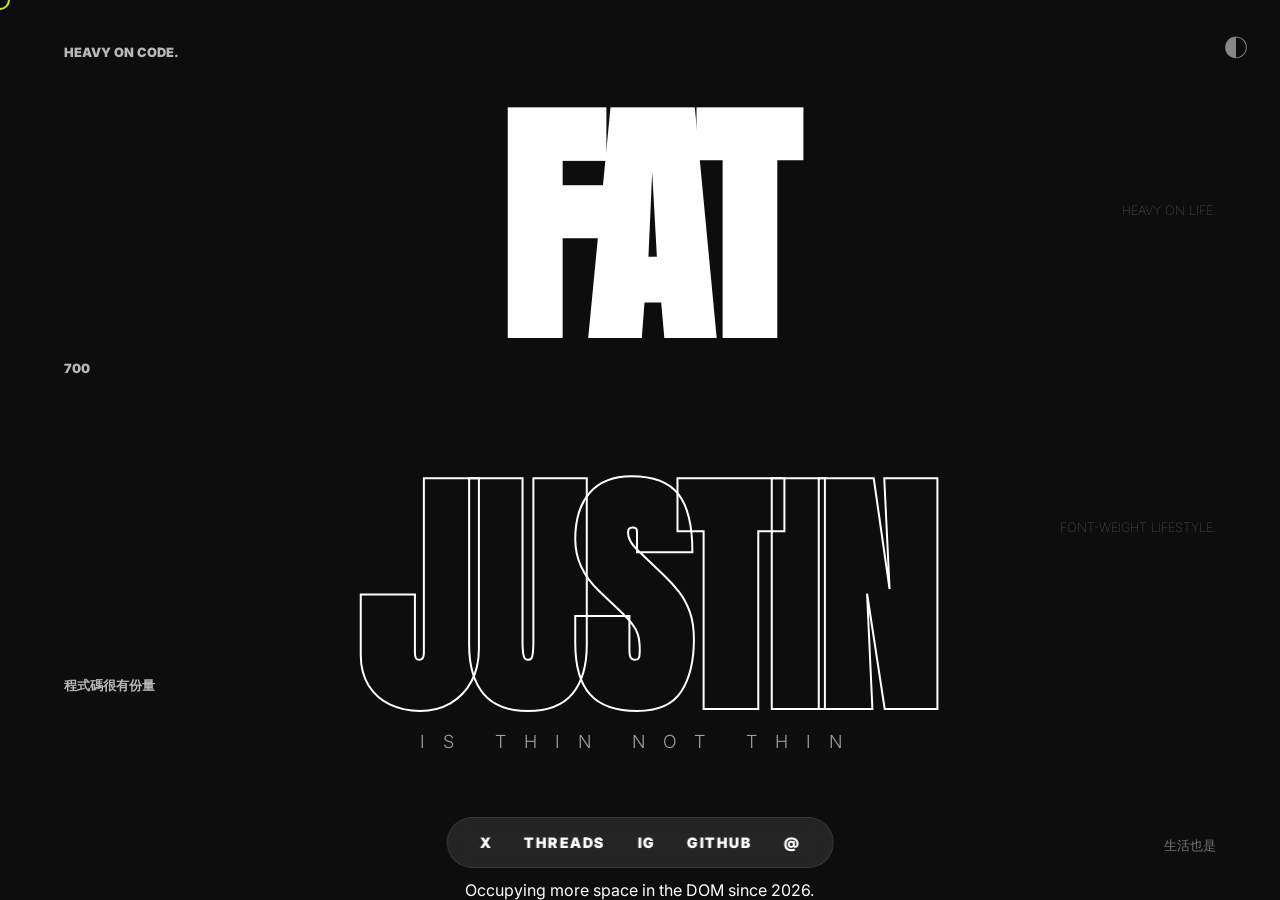
<file: index.html>
<!DOCTYPE html>
<html lang="zh-TW">

<head>
    <meta charset="UTF-8">
    <meta name="viewport" content="width=device-width, initial-scale=1.0">
    <title>Fat Justin | 賈斯汀是胖不是瘦</title>
    <link rel="stylesheet" href="css/style.css">

    <!-- PWA Manifest -->
    <link rel="manifest" href="manifest.json">
    <meta name="theme-color" content="#0d0d0d">

    <!-- Preload Critical Fonts (Performance) -->
    <link rel="preload" href="https://fonts.googleapis.com/css2?family=Anton&display=swap" as="style">
    <link rel="stylesheet" href="https://fonts.googleapis.com/css2?family=Anton&display=swap">
    <link rel="preload" href="https://fonts.googleapis.com/css2?family=Inter:wght@100;900&display=swap" as="style">
    <link rel="stylesheet" href="https://fonts.googleapis.com/css2?family=Inter:wght@100;900&display=swap">

    <!-- Service Worker Registration -->
    <script>
        if ('serviceWorker' in navigator) {
            window.addEventListener('load', () => {
                navigator.serviceWorker.register('sw.js')
                    .then(reg => console.log('SW registered!', reg))
                    .catch(err => console.log('SW failed', err));
            });
        }
    </script>

    <meta name="description"
        content="Fat Justin (Justin Tien) - A personal website with a maximalist design. 'Heavy on Code, Heavy on Life'. Exploring web design, development, and the 'Not Thin' lifestyle.">
    <meta name="keywords"
        content="Fat Justin, Justin Tien, 賈斯汀, Personal Website, Web Developer, Maximalist Design, Fat vs Thin">
    <meta name="author" content="Justin Tien">
    <link rel="canonical" href="https://fatjustin.com/">

    <!-- Open Graph / Facebook -->
    <meta property="og:type" content="website">
    <meta property="og:url" content="https://fatjustin.com/">
    <meta property="og:title" content="Fat Justin | 賈斯汀是胖不是瘦">
    <meta property="og:description" content="Heavy on Code, Heavy on Life. A maximalist personal website experience.">
    <meta property="og:image" content="https://fatjustin.com/assets/og-image.png">

    <!-- Twitter -->
    <meta property="twitter:card" content="summary_large_image">
    <meta property="twitter:url" content="https://fatjustin.com/">
    <meta property="twitter:title" content="Fat Justin | 賈斯汀是胖不是瘦">
    <meta property="twitter:description"
        content="Heavy on Code, Heavy on Life. A maximalist personal website experience.">
    <meta property="twitter:image" content="https://fatjustin.com/assets/og-image.png">

    <!-- Favicon -->
    <link rel="icon" type="image/svg+xml" href="assets/logo.svg">
    <link rel="icon" type="image/png" href="assets/logo.svg"> <!-- Fallback (though ideally needs png conversion) -->

    <!-- JSON-LD Structured Data -->
    <script type="application/ld+json">
    {
      "@context": "https://schema.org",
      "@type": "Person",
      "name": "Justin Tien",
      "alternateName": "Fat Justin",
      "url": "https://fatjustin.com",
      "image": "https://fatjustin.com/assets/profile.jpg",
      "sameAs": [
        "https://x.com/notthinjustin",
        "https://instagram.com/notthinjustin",
        "https://github.com/justintien",
        "https://threads.net/@notthinjustin"
      ],
      "jobTitle": "CTO",
      "description": "Justin is fat, not thin. Heavy on code, heavy on life."
    }
    </script>

    <!-- Main Application Entry Point -->
    <script type="module" src="js/main.js"></script>

    <!-- Google Tag Manager -->
    <script>(function (w, d, s, l, i) {
            w[l] = w[l] || []; w[l].push({
                'gtm.start':
                    new Date().getTime(), event: 'gtm.js'
            }); var f = d.getElementsByTagName(s)[0],
                j = d.createElement(s), dl = l != 'dataLayer' ? '&l=' + l : ''; j.async = true; j.src =
                    'https://www.googletagmanager.com/gtm.js?id=' + i + dl; f.parentNode.insertBefore(j, f);
        })(window, document, 'script', 'dataLayer', 'GTM-N65WSZLP');</script>
    <!-- End Google Tag Manager -->
</head>

<body>
    <!-- Google Tag Manager (noscript) -->
    <noscript><iframe src="https://www.googletagmanager.com/ns.html?id=GTM-N65WSZLP" height="0" width="0"
            style="display:none;visibility:hidden"></iframe></noscript>
    <!-- End Google Tag Manager (noscript) -->

    <!-- Theme Toggle Button -->
    <button class="theme-toggle" id="theme-toggle" aria-label="Toggle Theme">
        ◐
    </button>

    <!-- Custom Cursor -->
    <div class="cursor" id="custom-cursor"></div>

    <div class="container">
        <!-- Content Rendered by JS -->
        <header></header>

        <main>
            <section class="slogans"></section>
            <section class="socials"></section>
        </main>

        <footer>
            <p class="footer-text"></p>
        </footer>
    </div>
</body>

</html>
</file>
<file: css/style.css>
:root {
    --bg-color: #0d0d0d;
    --text-color: #ffffff;
    --accent-color: #ccff00;
    --secondary-color: #888888;

    --fat-font: 'Anton', sans-serif;
    --thin-font: 'Inter', sans-serif;

    --cursor-size: 20px;
}

* {
    margin: 0;
    padding: 0;
    cursor: none !important;
    /* Force custom cursor */
    box-sizing: border-box;
}

body {
    background-color: var(--bg-color);
    color: var(--text-color);
    font-family: var(--thin-font);
    overflow: hidden;
    /* Prevent scroll, make it poster-like */
    width: 100vw;
    height: 100vh;
    display: flex;
    justify-content: center;
    align-items: center;
    transition: background-color 0.5s cubic-bezier(0.22, 1, 0.36, 1);
}

/* Noise Overlay */
body::after {
    content: "";
    position: fixed;
    top: 0;
    left: 0;
    width: 100%;
    height: 100%;
    background-image: url('data:image/svg+xml;utf8,<svg 100 100 viewBox="0 0 100 100" xmlns="http://www.w3.org/2000/svg"><filter id="noiseFilter"><feTurbulence type="fractalNoise" baseFrequency="0.8" numOctaves="4" stitchTiles="stitch"/></filter><rect width="100%" height="100%" filter="url(%23noiseFilter)"/></svg>');
    opacity: 0.05;
    pointer-events: none;
    background-size: 250px;
    z-index: 999;
}

.container {
    width: 100%;
    height: 100%;
    display: grid;
    grid-template-rows: 1fr auto auto;
    align-items: center;
    justify-content: center;
    text-align: center;
    perspective: 1000px;
}

header {
    width: 100%;
    height: 100%;
    display: flex;
    flex-direction: column;
    justify-content: center;
    align-items: center;
    position: relative;
    z-index: 10;
}

h1 {
    font-family: var(--fat-font);
    font-size: clamp(4rem, 20vw, 35vh);
    /* Limits height impact */
    line-height: 0.8;
    /* Slight increase for breathing room */
    text-transform: uppercase;
    color: var(--text-color);
    letter-spacing: -0.05em;
    transform-style: preserve-3d;
    mix-blend-mode: difference;
    white-space: nowrap;
}

.line {
    display: block;
    transition: transform 0.1s linear;
}

/* Overlap effect */
.line-2 {
    margin-top: -0.15em;
    /* Use em to scale with font-size */
    color: transparent;
    -webkit-text-stroke: 2px var(--text-color);
}

.subtitle {
    font-family: var(--thin-font);
    font-size: clamp(1rem, 1.5vw, 2vh);
    font-weight: 300;
    letter-spacing: 1em;
    margin-top: 3vh;
    color: var(--secondary-color);
    text-transform: uppercase;
}

/* Accessibility Improvements */
:focus-visible {
    outline: 2px solid var(--accent-color);
    outline-offset: 4px;
}

.thin-text {
    font-family: var(--thin-font);
    font-weight: 100;
    font-size: clamp(1rem, 3vw, 2rem);
    letter-spacing: 0.5em;
    margin-top: 1rem;
    color: var(--secondary-color);
    opacity: 0.8;
    /* Increased contrast from default */
}

/* ... existing code ... */

.light {
    font-weight: 100;
    color: var(--secondary-color);
    font-size: clamp(1rem, 3.5vw, 2rem);
    opacity: 0.9;
    /* Better readability */
}

/* Slogans Floating */
.slogans {
    position: absolute;
    top: 50%;
    left: 50%;
    transform: translate(-50%, -50%);
    width: 90vw;
    height: 90vh;
    pointer-events: none;
    z-index: 5;
    display: flex;
    flex-direction: column;
    justify-content: space-between;
}

.slogan-item {
    font-size: 1vw;
    opacity: 0.7;
    text-transform: uppercase;
}

.slogan-item.align-left {
    text-align: left;
}

.slogan-item.align-right {
    text-align: right;
}

.heavy-text {
    font-weight: 900;
    color: var(--text-color);
}

.light-text {
    font-weight: 100;
    color: var(--secondary-color);
}


/* Socials Dock */
.socials {
    position: fixed;
    bottom: 2rem;
    left: 50%;
    transform: translateX(-50%);
    display: flex;
    gap: 2rem;
    z-index: 100;
    background: rgba(255, 255, 255, 0.1);
    backdrop-filter: blur(10px);
    padding: 1rem 2rem;
    border-radius: 50px;
    border: 1px solid rgba(255, 255, 255, 0.1);
}

.social-link {
    text-decoration: none;
    color: var(--text-color);
    font-weight: 900;
    font-size: 0.9rem;
    text-transform: uppercase;
    letter-spacing: 0.1em;
    transition: color 0.3s;
}

.social-link:hover {
    color: var(--accent-color);
}

/* Custom Cursor */
#custom-cursor {
    position: fixed;
    top: 0;
    left: 0;
    width: var(--cursor-size);
    height: var(--cursor-size);
    border: 2px solid var(--accent-color);
    border-radius: 50%;
    pointer-events: none;
    z-index: 9999;
    transition: width 0.2s, height 0.2s;
    mix-blend-mode: difference;
    transform: translate(-50%, -50%);
    /* Correct centering */
}

#custom-cursor.hover {
    width: 80px;
    height: 80px;
    background: var(--accent-color);
    border-color: transparent;
    mix-blend-mode: exclusion;
}

/* Toast */
.toast {
    position: fixed;
    bottom: 5rem;
    left: 50%;
    transform: translateX(-50%) translateY(20px);
    background: var(--text-color);
    color: var(--bg-color);
    padding: 10px 20px;
    border-radius: 5px;
    font-weight: bold;
    opacity: 0;
    transition: all 0.3s;
    pointer-events: none;
    z-index: 200;
}

.toast.show {
    opacity: 1;
    transform: translateX(-50%) translateY(0);
}

/* Theme Toggle (Hidden visually but accessible via shortcut, kept as button too) */
#theme-toggle {
    position: fixed;
    top: 2rem;
    right: 2rem;
    background: none;
    border: none;
    color: var(--text-color);
    font-size: 1.5rem;
    z-index: 100;
    opacity: 0.5;
    transition: opacity 0.3s;
}

#theme-toggle:hover {
    opacity: 1;
}

@media (max-width: 768px) {
    body {
        overflow: hidden;
        /* Force no scroll */
        height: 100vh;
        width: 100vw;
        position: fixed;
        /* Prevent mobile browser bounce */
    }

    .container {
        display: flex;
        flex-direction: column;
        justify-content: space-between;
        /* Header top/center, Socials bottom */
        height: 100%;
        padding: 1rem;
        padding-bottom: env(safe-area-inset-bottom, 20px);
        /* Handle notch/home bar */
    }

    header {
        flex: 1;
        /* Take up all available space */
        display: flex;
        flex-direction: column;
        justify-content: center;
        width: 100%;
        margin-top: -10vh;
        /* Visual center adjustment to account for bottom dock */
    }

    h1 {
        /* KEY: Use vmin to fit width OR height, whichever is smaller */
        font-size: clamp(2rem, 15vmin, 15vh);
        line-height: 1.0;
        letter-spacing: 0.05em;
    }

    .line-2 {
        margin-top: 0;
        -webkit-text-stroke: 0px;
        color: var(--text-color);
        opacity: 0.5;
    }

    .subtitle {
        font-size: 3vmin;
        /* Scale with viewport */
        margin-top: 2vh;
    }

    /* Socials Dock - Fixed visual weight but part of flex layout */
    .socials {
        position: relative;
        bottom: auto;
        left: auto;
        transform: none;
        width: 100%;
        justify-content: center;
        flex-wrap: wrap;
        gap: 1rem;
        padding: 1rem 0;
        margin-top: 0;

        /* Make links smaller on mobile to ensure fit */
    }

    .social-link {
        font-size: 0.8rem;
        padding: 0.4rem 0.8rem;
    }

    .slogans {
        display: none;
    }
}
</file>
